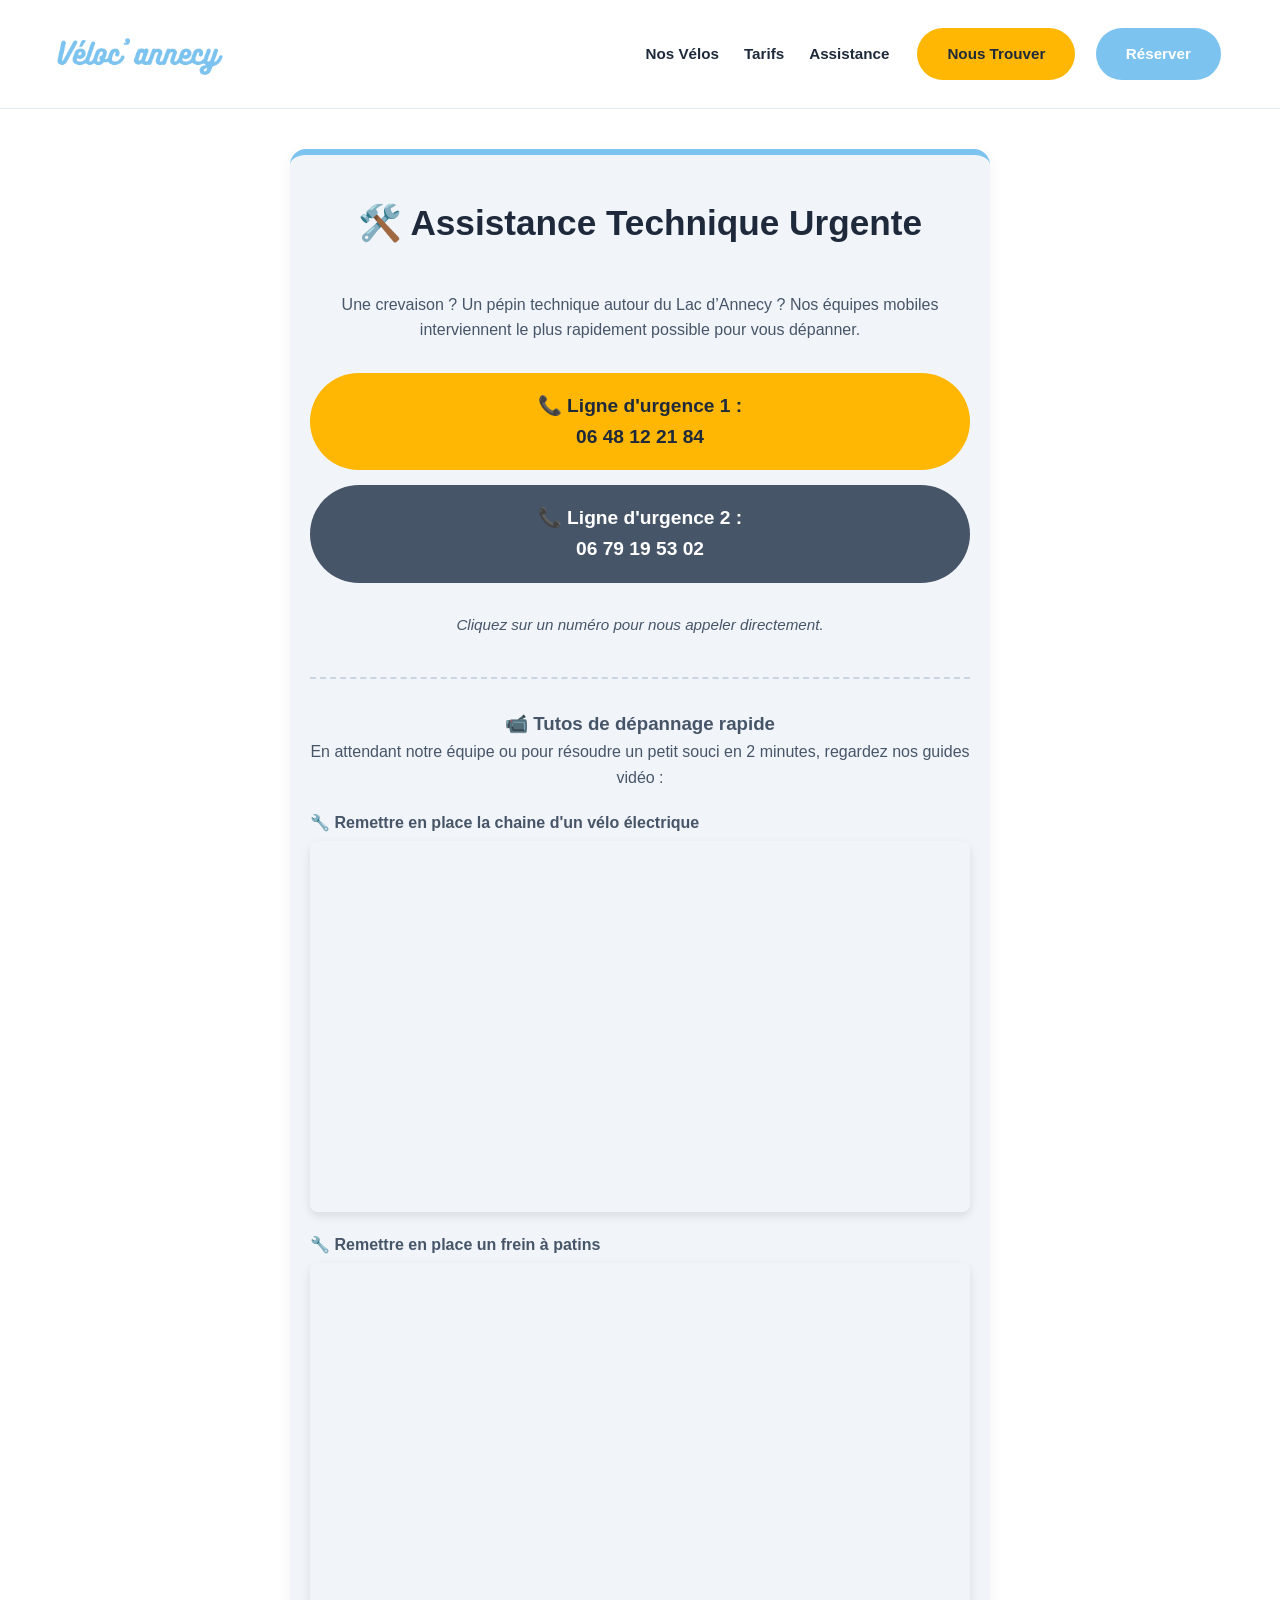
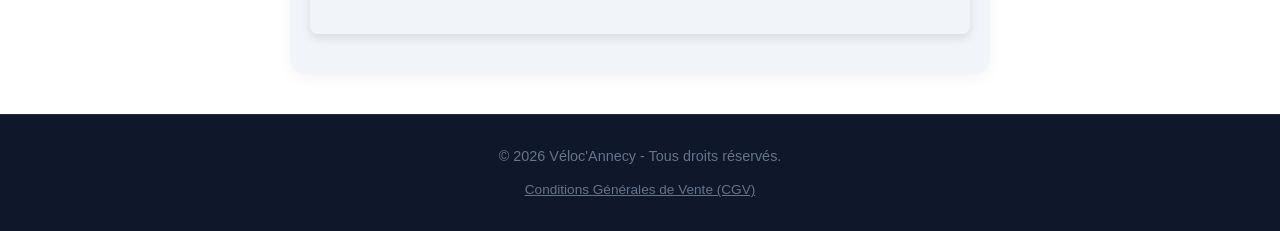
<file: assistance.html>
<!DOCTYPE html>
<html lang="fr">

<head>
    <meta charset="UTF-8">
    <meta name="viewport" content="width=device-width, initial-scale=1.0">
    <title>Assistance - Véloc'Annecy</title>
    <link rel="stylesheet" href="style.css">
    <style>
        main {
            padding: 40px 20px;
            min-height: 70vh;
            display: flex;
            align-items: center;
            justify-content: center;
        }

        .assistance-container {
            max-width: 700px;
            width: 100%;
            padding: 40px 20px;
            text-align: center;
            background: var(--light);
            border-radius: 16px;
            border-top: 6px solid var(--primary);
            box-shadow: 0 4px 15px rgba(0, 0, 0, 0.05);
        }

        .help-numbers {
            display: flex;
            flex-direction: column;
            gap: 15px;
            margin: 30px 0;
        }

        .btn-call {
            display: block;
            padding: 18px;
            border-radius: 50px;
            font-size: 1.2rem;
            font-weight: 700;
            text-decoration: none;
            transition: transform 0.2s;
        }

        .btn-call:hover {
            transform: scale(1.02);
        }

        /* --- STYLES POUR LES VIDÉOS YOUTUBE RESPONSIVES --- */
        .video-section {
            margin-top: 40px;
            border-top: 2px dashed #cbd5e1;
            padding-top: 30px;
        }

        .video-grid {
            display: flex;
            flex-direction: column;
            gap: 20px;
            margin-top: 20px;
        }

        .video-wrapper {
            position: relative;
            padding-bottom: 56.25%;
            /* Ratio 16:9 */
            height: 0;
            overflow: hidden;
            border-radius: 8px;
            box-shadow: 0 4px 10px rgba(0, 0, 0, 0.1);
        }

        .video-wrapper iframe {
            position: absolute;
            top: 0;
            left: 0;
            width: 100%;
            height: 100%;
            border: 0;
        }
    </style>
</head>

<body>
    <!-- En-tête / Navigation -->
    <header>
        <div class="container header-flex">
            <div class="logo">
                <a href="index.html"><img src="assets/logo_veloc.png" alt="Véloc'Annecy Logo" class="logo-img"></a>
            </div>

            <button class="burger-menu" id="burger-btn" aria-label="Ouvrir le menu">
                <span class="bar"></span>
                <span class="bar"></span>
                <span class="bar"></span>
            </button>

            <nav id="nav-menu">
                <a href="index.html#gamme">Nos Vélos</a>
                <a href="index.html#tarifs">Tarifs</a>
                <a href="index.html#assistance">Assistance</a>
                <div class="hero-buttons">
                    <a href="index.html#contact" class="btn-primary">Nous Trouver</a>
                    <a href="tel:+33648122184" class="btn-secondary">Réserver</a>
                </div>
            </nav>
        </div>
    </header>

    <main>
        <div class="assistance-container">
            <h2 class="section-title">🛠️ Assistance Technique Urgente</h2>
            <p>Une crevaison ? Un pépin technique autour du Lac d’Annecy ? Nos équipes mobiles interviennent le plus rapidement possible pour vous dépanner.</p>

            <div class="help-numbers">
                <a href="tel:+33648122184" class="btn-call btn-primary">📞 Ligne d'urgence 1 : <br>06 48 12 21 84</a>
                <a href="tel:+33679195302" class="btn-call btn-secondary" style="background-color: #475569; color: white;">📞 Ligne d'urgence 2 : <br>06 79 19 53 02</a>
            </div>
            <p style="font-style: italic; font-size: 0.95rem; color: var(--text);">Cliquez sur un numéro pour nous appeler directement.</p>

            <!-- --- SECTION DES VIDÉOS TUTOS --- -->
            <div class="video-section">
                <h3>📹 Tutos de dépannage rapide</h3>
                <p>En attendant notre équipe ou pour résoudre un petit souci en 2 minutes, regardez nos guides vidéo :</p>

                <div class="video-grid">
                    <!-- Vidéo 1 -->
                    <div>
                        <p style="font-weight: 600; text-align: left; margin-bottom: 5px;">🔧 Remettre en place la chaine d'un vélo électrique</p>
                        <div class="video-wrapper">
                            <iframe width="560" height="315" src="https://www.youtube.com/embed/UZ6EM_GxdXA?si=M4oEXMmwPOTVzyEm" title="YouTube video player" frameborder="0" allow="accelerometer; autoplay; clipboard-write; encrypted-media; gyroscope; picture-in-picture; web-share" referrerpolicy="strict-origin-when-cross-origin" allowfullscreen></iframe>
                        </div>
                    </div>

                    <!-- Vidéo 2 -->
                    <div>
                        <p style="font-weight: 600; text-align: left; margin-bottom: 5px;">🔧 Remettre en place un frein à patins</p>
                        <div class="video-wrapper">
                            <iframe width="560" height="315" src="https://www.youtube.com/embed/fsiJtKWfmgI?si=fQZmA8S5gK4yXfpM" title="YouTube video player" frameborder="0" allow="accelerometer; autoplay; clipboard-write; encrypted-media; gyroscope; picture-in-picture; web-share" referrerpolicy="strict-origin-when-cross-origin" allowfullscreen></iframe>
                        </div>
                    </div>
                </div>
            </div>
        </div>
    </main>

    <footer>
        <div class="container text-center">
            <p>&copy; 2026 Véloc'Annecy - Tous droits réservés.</p>
            <p style="margin-top: 10px;">
                <a href="cgv.html" style="color: #64748b; text-decoration: underline; font-size: 0.85rem;">Conditions Générales de Vente (CGV)</a>
            </p>
        </div>
    </footer>

    <script src="burger_menu.js"></script>
</body>

</html>
</file>
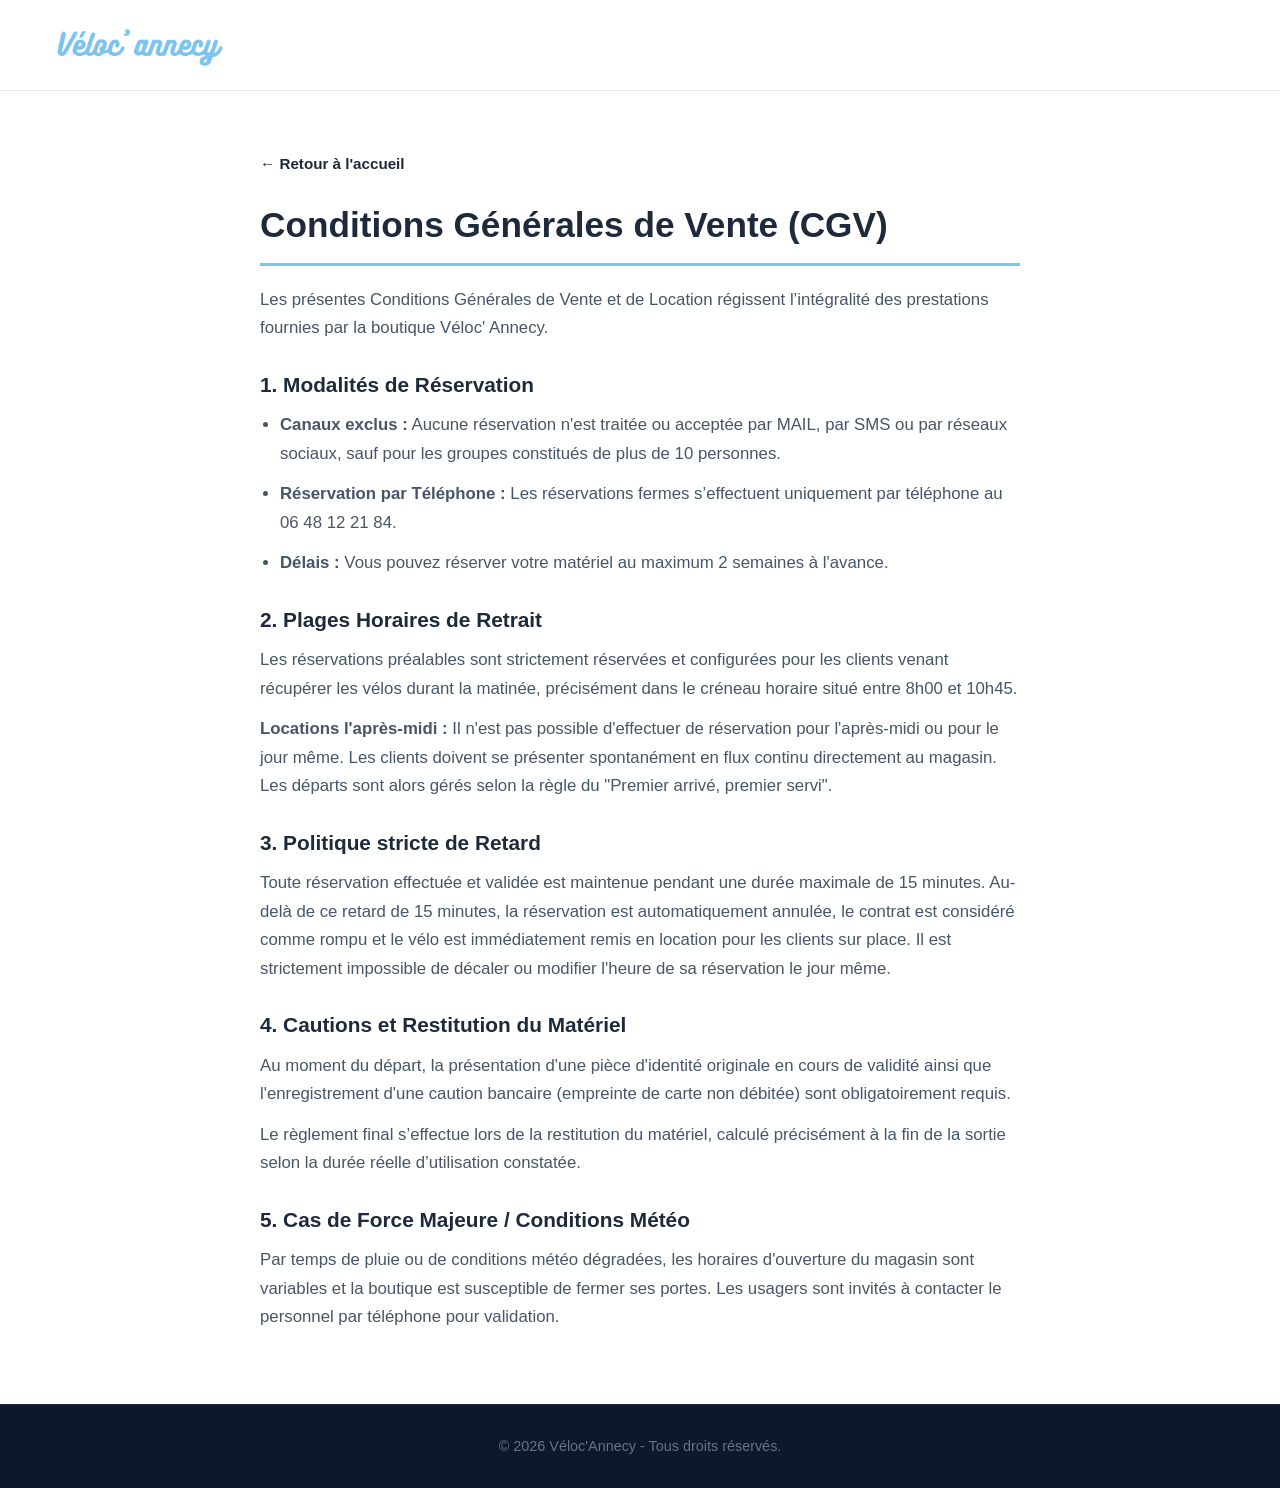
<file: cgv.html>
<!DOCTYPE html>
<html lang="fr">

<head>
    <meta charset="UTF-8">
    <meta name="viewport" content="width=device-width, initial-scale=1.0">
    <title>CGV - Véloc'Annecy</title>
    <link rel="stylesheet" href="style.css">
    <style>
        .legal-content {
            max-width: 800px;
            margin: 40px auto;
            padding: 20px;
            background: #fff;
            border-radius: 12px;
        }

        .legal-content h1 {
            color: var(--dark);
            font-size: 2.2rem;
            margin: 20px 0;
            border-bottom: 3px solid var(--primary);
            padding-bottom: 10px;
        }

        .legal-content h3 {
            color: var(--dark);
            margin-top: 25px;
            margin-bottom: 10px;
            font-size: 1.3rem;
        }

        .legal-content p,
        .legal-content li {
            color: var(--text);
            font-size: 1.05rem;
            line-height: 1.7;
            margin-bottom: 12px;
        }

        .legal-content ul {
            margin-left: 20px;
            margin-bottom: 20px;
        }

        section a {
            text-decoration: none;
            color: var(--dark);
            font-weight: 600;
            font-size: 0.95rem;
            transition: color 0.2s ease;
        }
    </style>
</head>

<body>
    <header>
        <div class="container header-flex">
            <div class="logo">
                <a href="index.html"><img src="assets/logo_veloc.png" alt="Véloc'Annecy" class="logo-img"></a>
            </div>
        </div>
    </header>

    <main class="container">
        <section class="legal-content">
            <a href="index.html">← Retour à l'accueil</a>
            <h1>Conditions Générales de Vente (CGV)</h1>
            <p>Les présentes Conditions Générales de Vente et de Location régissent l’intégralité des prestations fournies par la boutique Véloc' Annecy.</p>

            <h3>1. Modalités de Réservation</h3>
            <ul>
                <li><strong>Canaux exclus :</strong> Aucune réservation n'est traitée ou acceptée par MAIL, par SMS ou par réseaux sociaux, sauf pour les groupes constitués de plus de 10 personnes.</li>
                <li><strong>Réservation par Téléphone :</strong> Les réservations fermes s’effectuent uniquement par téléphone au 06 48 12 21 84.</li>
                <li><strong>Délais :</strong> Vous pouvez réserver votre matériel au maximum 2 semaines à l'avance.</li>
            </ul>

            <h3>2. Plages Horaires de Retrait</h3>
            <p>Les réservations préalables sont strictement réservées et configurées pour les clients venant récupérer les vélos durant la matinée, précisément dans le créneau horaire situé entre 8h00 et 10h45.</p>
            <p><strong>Locations l'après-midi :</strong> Il n'est pas possible d'effectuer de réservation pour l'après-midi ou pour le jour même. Les clients doivent se présenter spontanément en flux continu directement au magasin. Les départs sont alors gérés selon la règle du "Premier arrivé, premier servi".</p>

            <h3>3. Politique stricte de Retard</h3>
            <p>Toute réservation effectuée et validée est maintenue pendant une durée maximale de 15 minutes. Au-delà de ce retard de 15 minutes, la réservation est automatiquement annulée, le contrat est considéré comme rompu et le vélo est immédiatement remis en location pour les clients sur place. Il est strictement impossible de décaler ou modifier l'heure de sa réservation le jour même.</p>

            <h3>4. Cautions et Restitution du Matériel</h3>
            <p>Au moment du départ, la présentation d'une pièce d'identité originale en cours de validité ainsi que l'enregistrement d'une caution bancaire (empreinte de carte non débitée) sont obligatoirement requis.</p>
            <p>Le règlement final s’effectue lors de la restitution du matériel, calculé précisément à la fin de la sortie selon la durée réelle d’utilisation constatée.</p>

            <h3>5. Cas de Force Majeure / Conditions Météo</h3>
            <p>Par temps de pluie ou de conditions météo dégradées, les horaires d'ouverture du magasin sont variables et la boutique est susceptible de fermer ses portes. Les usagers sont invités à contacter le personnel par téléphone pour validation.</p>
        </section>
    </main>

    <footer>
        <div class="container text-center">
            <p>&copy; 2026 Véloc'Annecy - Tous droits réservés.</p>
        </div>
    </footer>
</body>

</html>
</file>
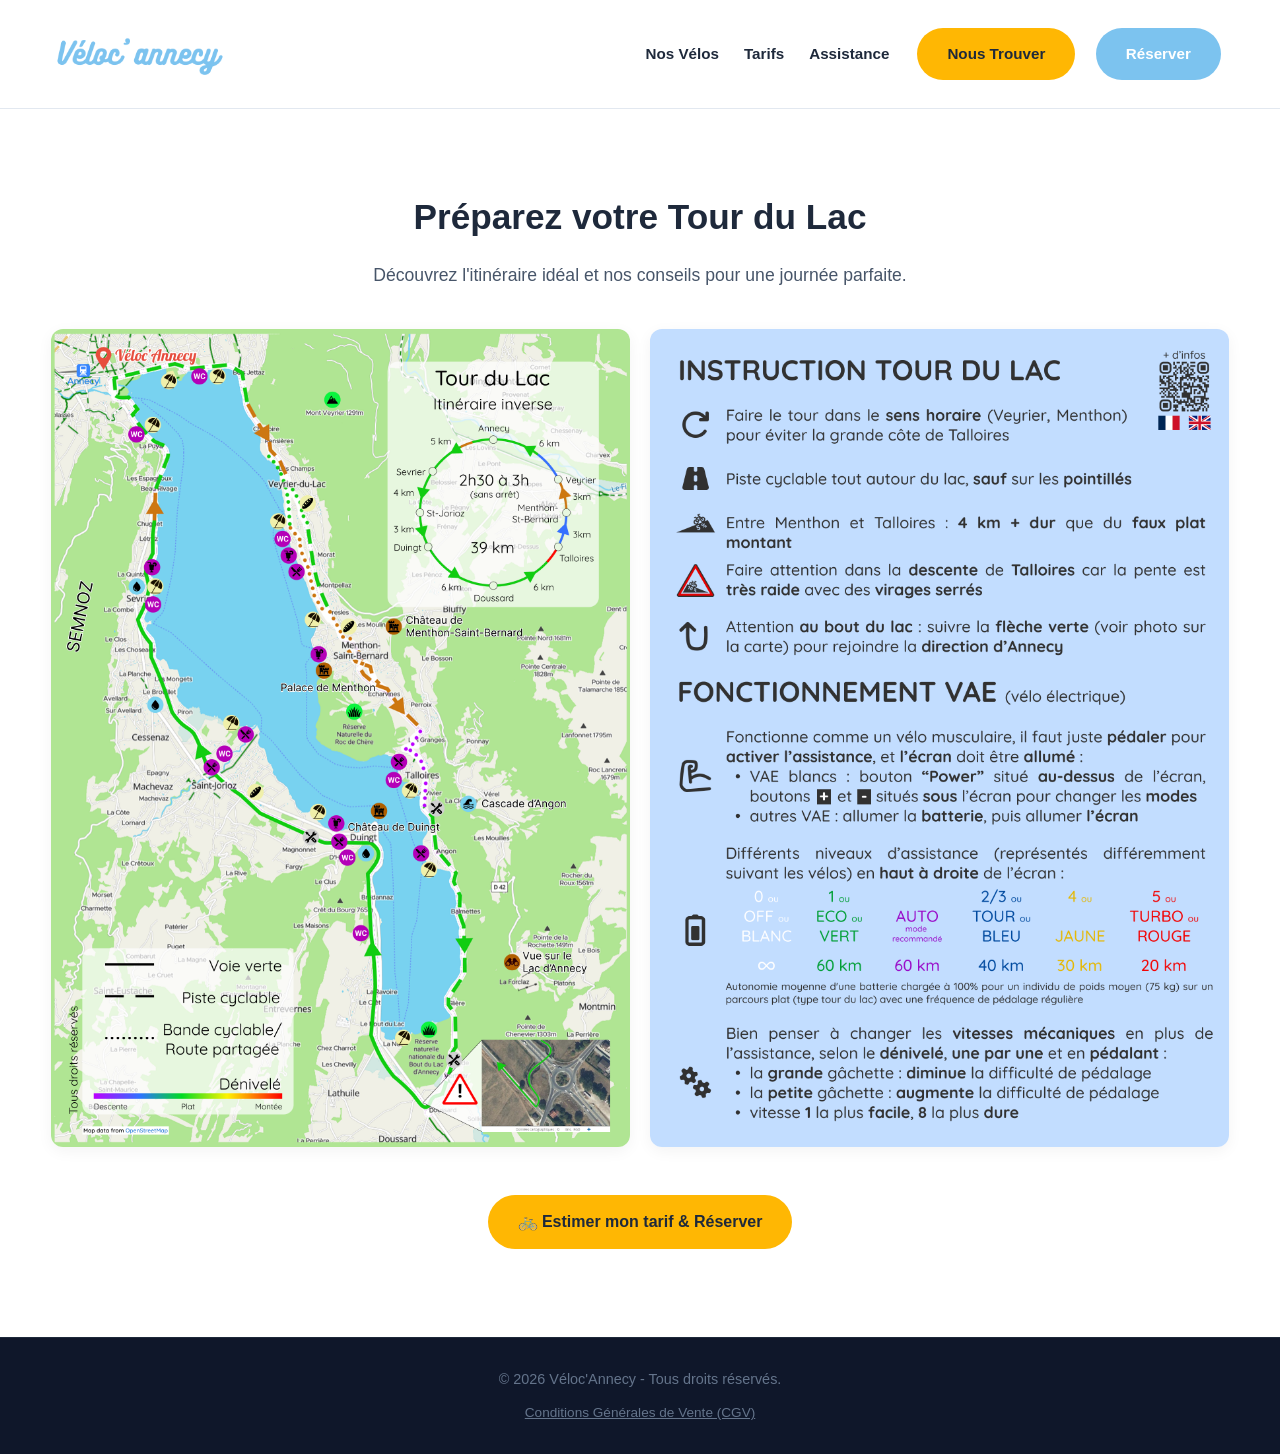
<file: tour-du-lac.html>
<!DOCTYPE html>
<html lang="fr">

<head>
    <meta charset="UTF-8">
    <meta name="viewport" content="width=device-width, initial-scale=1.0">
    <title>Le Tour du Lac - Véloc'Annecy</title>
    <link rel="stylesheet" href="style.css">
    <style>
        .gallery-grid {
            display: grid;
            grid-template-columns: 1fr 1fr;
            gap: 20px;
            margin: 30px 0;
        }

        .gallery-img {
            width: 100%;
            object-fit: cover;
            border-radius: 12px;
            box-shadow: 0 4px 15px rgba(0, 0, 0, 0.05);
        }

        /* Gestion du plein écran sur Mobile */
        @media (max-width: 768px) {
            .gallery-grid {
                grid-template-columns: 1fr;
                gap: 0px;
                /* Supprime l'espace entre les deux images */
                width: 100vw;
                position: relative;
                left: 50%;
                right: 50%;
                margin-left: -50vw;
                margin-right: -50vw;
            }

            .gallery-img {
                border-radius: 0px;
                /* Supprime l'arrondi pour coller aux bords du téléphone */
                box-shadow: none;
            }
        }
    </style>
</head>

<body>
    <!-- En-tête / Navigation -->
    <header>
        <div class="container header-flex">
            <div class="logo">
                <a href="index.html"><img src="assets/logo_veloc.png" alt="Véloc'Annecy Logo" class="logo-img"></a>
            </div>

            <button class="burger-menu" id="burger-btn" aria-label="Ouvrir le menu">
                <span class="bar"></span>
                <span class="bar"></span>
                <span class="bar"></span>
            </button>

            <nav id="nav-menu">
                <a href="index.html#gamme">Nos Vélos</a>
                <a href="index.html#tarifs">Tarifs</a>
                <a href="index.html#assistance">Assistance</a>
                <div class="hero-buttons">
                    <a href="index.html#contact" class="btn-primary">Nous Trouver</a>
                    <a href="tel:+33648122184" class="btn-secondary">Réserver</a>
                </div>
            </nav>
        </div>
    </header>

    <main class="container section-padding">
        <h2 class="section-title">Préparez votre Tour du Lac</h2>
        <p class="section-subtitle">Découvrez l'itinéraire idéal et nos conseils pour une journée parfaite.</p>

        <!-- Grille d'images contenant la première photo et la photo supplémentaire -->
        <div class="gallery-grid">
            <img src="assets/carte.png" alt="Tour du lac d'Annecy - Vue principale" class="gallery-img">
            <img src="assets/explications.png" alt="Tour du lac d'Annecy - Vue supplémentaire" class="gallery-img">
        </div>

        <div class="hero-buttons" style="margin-top: 40px;text-align: center">
            <a href="index.html#tarifs" class="btn-primary">🚲 Estimer mon tarif & Réserver</a>
        </div>
    </main>

    <footer>
        <div class="container text-center">
            <p>&copy; 2026 Véloc'Annecy - Tous droits réservés.</p>
            <p style="margin-top: 10px;">
                <a href="cgv.html" style="color: #64748b; text-decoration: underline; font-size: 0.85rem;">Conditions Générales de Vente (CGV)</a>
            </p>
        </div>
    </footer>

    <script src="burger_menu.js"></script>
</body>

</html>
</file>
<file: style.css>
/* Charte Graphique officielle - Véloc'Annecy */
:root {
    --primary: #7cc3ef;
    /* Bleu Cyan / Lagon emblématique du site */
    --primary-hover: #0082b4;
    /* Bleu foncé pour les survols */
    --secondary: #ffb703;
    /* Jaune/Orange vif pour attirer l'œil (Boutons) */
    --dark: #1e293b;
    /* Gris très foncé / Ardoise pour les textes importants */
    --light: #f1f5f9;
    /* Gris très clair pour les fonds de section */
    --text: #475569;
    /* Couleur du texte de lecture */
    --white: #ffffff;
    --alert: #ef4444;
    /* Rouge pour les alertes/retards */
}

* {
    box-shadow: none;
    box-sizing: border-box;
    margin: 0;
    padding: 0;
    font-family: 'Helvetica Neue', Arial, sans-serif;
    scroll-behavior: smooth;
    scroll-margin-top: 80px;
}

body {
    color: var(--text);
    line-height: 1.6;
    background-color: var(--white);
}

.container {
    width: 92%;
    max-width: 1200px;
    margin: 0 auto;
}

/* Bandeau Alerte Info */
.alert-banner {
    z-index: 100;
    height: 50px;
    position: sticky;
    top: 0;
    background-color: #fef2f2;
    color: #991b1b;
    padding: 12px;
    text-align: center;
    font-size: 0.9rem;
    font-weight: 600;
    border-bottom: 2px solid #fee2e2;
}

/* En-tête / Navigation */
header {
    background: var(--white);
    border-bottom: 1px solid #e2e8f0;
    position: sticky;
    top: 0px;
    z-index: 100;
    padding: 20px 0;
}

header.with-banner{
    top: 50px;
}

.header-flex {
    display: flex;
    justify-content: space-between;
    align-items: center;
}

/* --- MENU BURGER & RESPONSIVE --- */

/* Masqué par défaut sur ordinateur */
.burger-menu {
    display: none;
    flex-direction: column;
    justify-content: space-between;
    width: 30px;
    height: 21px;
    background: transparent;
    border: none;
    cursor: pointer;
    z-index: 120;
    padding: 0;
}

.burger-menu .bar {
    width: 100%;
    height: 3px;
    background-color: var(--dark);
    border-radius: 5px;
    transition: all 0.3s ease;
}

#nav-menu {
    display: flex;
    align-items: center;
}

nav .hero-buttons {
    margin-left: 20px;
}

/* Styles sur Smartphone / Tablette */
@media (max-width: 768px) {
    .header-flex {
        display: flex;
        flex-direction: row !important;
        /* Force l'alignement en ligne Logo + Burger */
        justify-content: space-between;
        align-items: center;
    }

    .burger-menu {
        display: flex;
        /* Affiche le burger sur mobile */
    }

    /* Le menu de navigation se transforme en panneau déroulant */
    nav {
        position: absolute;
        top: 100%;
        /* S'ouvre juste en dessous du header */
        left: 0;
        width: 100%;
        background-color: var(--white);
        border-bottom: 2px solid #e2e8f0;
        display: flex;
        flex-direction: column;
        align-items: center;
        padding: 0;
        max-height: 0;
        /* Masqué par défaut */
        overflow: hidden;
        transition: max-height 0.4s ease, padding 0.4s ease;
        box-shadow: 0 4px 10px rgba(0, 0, 0, 0.05);
    }

    /* Classe activée par le JavaScript pour ouvrir le menu */
    nav.active {
        max-height: 320px;
        /* Hauteur maximale du menu déplié */
        padding: 20px 0;
    }

    nav a {
        margin: 12px 0 !important;
        /* Espacement vertical des liens */
        font-size: 1.1rem;
        width: 80%;
        text-align: center;
    }

    nav a.btn-nav {
        display: inline-block;
        width: auto;
        padding: 10px 30px;
    }

    nav .hero-buttons {
        text-align: center;
        margin: 0;
    }

    nav .hero-buttons a {
        padding: 10px 10px;
    }

    /* Animation du Burger pour former une croix (X) quand il est ouvert */
    .burger-menu.open .bar:nth-child(1) {
        transform: translateY(9px) rotate(45deg);
        background-color: var(--primary);
    }

    .burger-menu.open .bar:nth-child(2) {
        opacity: 0;
    }

    .burger-menu.open .bar:nth-child(3) {
        transform: translateY(-9px) rotate(-45deg);
        background-color: var(--primary);
    }

    .hero h2 {
        font-size: 2rem;
    }

    .hero p {
        font-size: 1.1rem;
    }

    .grid-two-columns {
        grid-template-columns: 1fr;
        gap: 30px;
    }

    .section-padding {
        padding: 50px 0;
    }
}

.logo h1 {
    font-size: 1.6rem;
    font-weight: 800;
    color: var(--dark);
    letter-spacing: -0.5px;
}

.logo h1 span {
    color: var(--primary);
}

nav a {
    text-decoration: none;
    color: var(--dark);
    margin-left: 25px;
    font-weight: 600;
    font-size: 0.95rem;
    transition: color 0.2s ease;
}



nav a.btn-nav {
    background: var(--primary);
    color: var(--white);
    padding: 10px 20px;
    border-radius: 50px;
    /* Bouton arrondi moderne */
    transition: background 0.2s ease;
}

nav a.btn-nav:hover {
    background: var(--primary-hover);
    color: var(--white);
}

/* Section Héro (Accueil) */
/* Ajustement pour le logo dans le header */
.logo-img {
    height: 50px;
    /* Hauteur idéale pour ne pas déformer le menu */
    width: auto;
    display: block;
}

/* Section Héro - Mise en arrière-plan de la photo de votre boutique */
.hero {
    /* Remplacement de l'image de stock par magasin.png avec un voile sombre pour que le texte reste bien lisible */
    background: linear-gradient(rgba(30, 41, 59, 0.65), rgba(30, 41, 59, 0.75)), url('assets/magasin.png') no-repeat center center/cover;
    color: var(--white);
    padding: 100px 0;
    text-align: center;
}

.hero h2 {
    font-size: 3rem;
    font-weight: 800;
    margin-bottom: 20px;
    text-shadow: 0 2px 4px rgba(0, 0, 0, 0.2);
}

.hero p {
    font-size: 1.3rem;
    margin-bottom: 35px;
    max-width: 750px;
    margin-left: auto;
    margin-right: auto;
    text-shadow: 0 1px 2px rgba(0, 0, 0, 0.2);
    margin-bottom: 20px;
}

.hero .hero-buttons{
    margin-top: 50px;
}

.hero-buttons a {
    display: inline-block;
    padding: 14px 30px;
    border-radius: 50px;
    text-decoration: none;
    font-weight: 700;
    margin: 8px;
    transition: transform 0.2s, background 0.2s;
}

.hero-buttons a:hover {
    transform: translateY(-2px);
}

.btn-primary {
    background: var(--secondary);
    color: var(--dark);
}

.btn-primary:hover {
    background: #f4a261;
}

.btn-secondary {
    background: var(--primary);
    color: var(--white);
}

.btn-secondary:hover {
    background: var(--primary-hover);
}

/* Structure Sections */
.section-padding {
    padding: 80px 0;
}

.bg-light {
    background: var(--light);
}

.bg-dark {
    background: var(--dark);
    color: var(--white);
}

.text-center {
    text-align: center;
}

.section-title {
    text-align: center;
    font-size: 2.2rem;
    font-weight: 800;
    margin-bottom: 40px;
    color: var(--dark);
}

.bg-dark .section-title {
    color: var(--white);
}

.section-title-left {
    font-size: 2.2rem;
    font-weight: 800;
    margin-bottom: 20px;
    color: var(--dark);
}

.section-subtitle {
    text-align: center;
    margin-top: -25px;
    margin-bottom: 40px;
    font-size: 1.1rem;
    color: var(--text);
}

/* Cartes des Vélos */
.grid-velos {
    display: grid;
    grid-template-columns: repeat(auto-fit, minmax(260px, 1fr));
    gap: 30px;
}

.card-velo {
    background: var(--white);
    padding: 30px;
    border-radius: 12px;
    box-shadow: 0 4px 20px rgba(0, 0, 0, 0.05);
    border-top: 5px solid var(--primary);
    transition: transform 0.3s ease;
}

/* Conteneur de l'image du vélo */
.velo-img-container {
    width: 100%;
    height: 180px;
    display: flex;
    align-items: center;
    justify-content: center;
    margin-bottom: 15px;
    background-color: #ffffff;
    border-radius: 8px;
    overflow: hidden;
}

/* Style de l'image elle-même */
.velo-img {
    max-width: 100%;
    max-height: 100%;
    object-fit: contain;
    /* Évite de déformer ou de couper le vélo */
}

/* Style temporaire pour les vélos sans photo */
.placeholder-img {
    background-color: var(--light);
    font-size: 3rem;
}

.card-velo:hover {
    transform: translateY(-5px);
}

.card-velo h3 {
    margin-bottom: 12px;
    color: var(--dark);
    font-size: 1.3rem;
}

.velo-desc {
    font-size: 0.95rem;
    color: var(--text);
    margin-bottom: 20px;
}

.velo-warning {
    font-size: 0.65rem;
    color: var(--alert);
    margin-bottom: 20px;
    font-style: italic;
}

.tag {
    font-size: 0.8rem;
    background: #e0f2fe;
    color: #0369a1;
    padding: 5px 12px;
    border-radius: 50px;
    font-weight: 700;
}

/* Tableau de prix moderne */
.table-container {
    overflow-x: auto;
    margin-bottom: 40px;
    box-shadow: 0 4px 20px rgba(0, 0, 0, 0.03);
    border-radius: 12px;
}

table {
    width: 100%;
    border-collapse: collapse;
    background: var(--white);
    overflow: hidden;
}

th,
td {
    padding: 18px;
    text-align: left;
}

th {
    background: var(--primary);
    color: var(--white);
    font-weight: 700;
    font-size: 1rem;
}

td {
    border-bottom: 1px solid #e2e8f0;
    color: var(--dark);
}

tr:last-child td {
    border-bottom: none;
}

tr:hover td {
    background-color: #f8fafc;
}

.price-info {
    margin-bottom: 40px;
}

.price-info p {
    font-style: italic;
    font-size: 14px;
}


/* Zone de sélection du vélo */
.simulator-select-container {
    margin-bottom: 25px;
    display: flex;
    align-items: center;
    gap: 15px;
    flex-wrap: wrap;
}

.simulator-select-container label {
    color: var(--dark);
    font-size: 1.05rem;
}

.bike-dropdown {
    padding: 10px 20px;
    font-size: 1rem;
    font-weight: 600;
    color: var(--dark);
    border: 2px solid var(--primary);
    border-radius: 50px;
    background-color: var(--white);
    cursor: pointer;
    outline: none;
    transition: border-color 0.2s;
}

.bike-dropdown:focus {
    border-color: var(--primary-hover);
}

/* Centre le résultat du vélo choisi */
.sim-single-result {
    max-width: 350px;
    margin: 0 auto;
}

/* Ajustements pour le design existant du slider */
.slider-wrapper {
    position: relative;
    width: 100%;
    height: 40px;
    margin-top: 10px;
}

.slider-track {
    position: absolute;
    width: 100%;
    height: 8px;
    background: #e2e8f0;
    border-radius: 4px;
    top: 50%;
    transform: translateY(-50%);
    z-index: 1;
}

.slider-wrapper input[type="range"] {
    position: absolute;
    width: 100%;
    height: 8px;
    -webkit-appearance: none;
    appearance: none;
    background: none;
    pointer-events: none;
    top: 50%;
    transform: translateY(-50%);
    z-index: 2;
}

.slider-wrapper input[type="range"]::-webkit-slider-thumb {
    -webkit-appearance: none;
    height: 24px;
    width: 24px;
    border-radius: 50%;
    background: var(--primary);
    border: 3px solid var(--white);
    box-shadow: 0 2px 6px rgba(0, 0, 0, 0.2);
    cursor: pointer;
    pointer-events: auto;
}

.slider-wrapper input[type="range"]::-moz-range-thumb {
    height: 24px;
    width: 24px;
    border: 3px solid var(--white);
    border-radius: 50%;
    background: var(--primary);
    box-shadow: 0 2px 6px rgba(0, 0, 0, 0.2);
    cursor: pointer;
    pointer-events: auto;
}

#slider-end::-webkit-slider-thumb {
    background: var(--dark);
}

#slider-end::-moz-range-thumb {
    background: var(--dark);
}

.hours-display {
    display: flex;
    justify-content: space-between;
    align-items: center;
    margin: 20px 0 30px 0;
    font-weight: 700;
    color: var(--dark);
    font-size: 1.1rem;
}

.duration-badge {
    background: #e0f2fe;
    color: #0369a1;
    padding: 4px 14px;
    border-radius: 50px;
    font-size: 0.9rem;
}

.sim-error-msg {
    background-color: #fef2f2;
    color: #b91c1c;
    padding: 10px;
    border-radius: 6px;
    text-align: center;
    margin-bottom: 20px;
    font-weight: 600;
    font-size: 0.9rem;
}

.sim-card {
    background: var(--light);
    padding: 25px;
    border-radius: 12px;
    text-align: center;
    border: 2px solid transparent;
}

.sim-card h4 {
    font-size: 1.1rem;
    color: var(--dark);
    margin-bottom: 8px;
    font-weight: 700;
}

.sim-price {
    font-size: 2.2rem;
    font-weight: 800;
    margin-bottom: 10px;
}

.sim-card.highlighted {
    background: #f0fdf4;
    border-color: var(--primary);
}

.sim-card.highlighted .sim-price {
    color: var(--primary);
}

@media (max-width: 600px) {
    .hours-display {
        flex-direction: column;
        gap: 10px;
    }

    .simulator-select-container {
        justify-content: center;
        text-align: center;
    }
}

#info-resa {
    scroll-margin-top: 120px;
}

/* Bloc de Règles strictes */
.regles-box {
    background: #fff5f5;
    border-left: 5px solid var(--alert);
    padding: 25px;
    border-radius: 8px;
    margin-top: 30px;
}

.regles-box h3 {
    color: #991b1b;
    margin-bottom: 12px;
    font-weight: 700;
}

.regles-box ul {
    margin-left: 20px;
    color: #7f1d1d;
}

.regles-box li {
    margin-bottom: 8px;
}

/* Blocs d'alignement (Assistance / Fonctionnement) */
.grid-two-columns {
    display: grid;
    grid-template-columns: repeat(auto-fit, minmax(320px, 1fr));
    gap: 50px;
    align-items: center;
}

.expl-list {
    list-style: none;
    counter-reset: item;
}

.expl-list li {
    position: relative;
    margin-bottom: 20px;
    padding-left: 50px;
    font-size: 1.1rem;
    color: var(--dark);
    font-weight: 600;
}

.expl-list li::before {
    content: counter(item);
    counter-increment: item;
    position: absolute;
    left: 0;
    top: -2px;
    background: var(--primary);
    color: var(--white);
    width: 32px;
    height: 32px;
    border-radius: 50%;
    text-align: center;
    line-height: 32px;
    font-size: 0.9rem;
}

.assistance-box {
    background: var(--light);
    padding: 35px;
    border-radius: 12px;
    border: 1px solid #e2e8f0;
}

.assistance-box h3 {
    margin-bottom: 15px;
    color: var(--dark);
    font-weight: 700;
}

.assistance-box p {
    margin-bottom: 20px;
    font-size: 0.95rem;
}

/* Contact, Horaires & Pied de page */
.contact-info h2 {
    font-size: 2rem;
    margin-bottom: 20px;
}

.contact-info a {
    color: var(--primary);
    text-decoration: none;
    font-weight: 700;
}

.contact-info ul {
    list-style: none;
    margin: 20px 0;
}

.contact-info li {
    margin-bottom: 8px;
    font-size: 1.05rem;
}

.footer-info {
    margin: 20px 0;
}

.footer-info p {
    margin-left: 30px;
}

.avis-meteo {
    font-size: 0.85rem;
    color: #94a3b8;
    font-style: italic;
    margin-top: 10px;
}

footer {
    background: #0f172a;
    color: #64748b;
    padding: 30px 0;
    font-size: 0.9rem;
    border-top: 1px solid #1e293b;
}

/* --- OPTIMISATION TABLEAU SUR MOBILE --- */

/* Le message d'aide : visible UNIQUEMENT sur mobile, masqué sur ordinateur */
.mobile-scroll-help {
    display: none;
    /* Masqué par défaut sur ordinateur */
    background-color: #e0f2fe;
    /* Petit fond bleu clair discret */
    color: #0369a1;
    font-size: 0.85rem;
    font-weight: 700;
    text-align: center;
    padding: 8px;
    border-radius: 8px;
    margin-bottom: 10px;
    animation: pulseScroll 2s infinite;
}

.table-container {
    width: 100%;
    overflow-x: auto;
    -webkit-overflow-scrolling: touch;
    margin-bottom: 40px;
    border-radius: 12px;
    box-shadow: 0 4px 20px rgba(0, 0, 0, 0.03);
    border: 1px solid #e2e8f0;
}

table {
    width: 100%;
    border-collapse: collapse;
    min-width: 580px;
    /* Conserve une largeur minimale pour forcer le dépassement visuel propre */
}

th,
td {
    padding: 16px 14px;
    text-align: left;
    white-space: nowrap;
    /* Empêche le texte de se couper */
}

/* Règle pour les écrans de smartphones */
@media (max-width: 768px) {
    .mobile-scroll-help {
        display: block;
        /* On affiche le message d'aide uniquement sur smartphone */
    }
}

@media (min-width: 769px) {
    table {
        min-width: 100%;
        /* Reprend toute la largeur sur écran d'ordinateur */
    }
}

/* Animation de pulsation douce */
@keyframes pulseScroll {
    0% {
        transform: scale(1);
        opacity: 0.9;
    }

    50% {
        transform: scale(1.02);
        opacity: 1;
    }

    100% {
        transform: scale(1);
        opacity: 0.9;
    }
}

/* Styles spécifiques pour le simulateur longue durée */
.long-duration-box {
    margin-top: 30px;
    border-top: 4px solid var(--primary);
    /* Petite distinction visuelle */
}

.date-picker-grid {
    display: grid;
    grid-template-columns: 1fr 1fr;
    gap: 20px;
    margin: 20px 0;
}

.date-input-group {
    display: flex;
    flex-direction: column;
    gap: 8px;
}

.date-input-group label {
    font-weight: 700;
    color: var(--dark);
    font-size: 0.95rem;
}

.date-input-group input[type="datetime-local"] {
    padding: 12px;
    border: 2px solid #e2e8f0;
    border-radius: 8px;
    font-family: inherit;
    font-size: 1rem;
    color: var(--dark);
    outline: none;
    background-color: var(--white);
}

.date-input-group input[type="datetime-local"]:focus {
    border-color: var(--primary);
}

.long-duration-badge {
    background: #fef3c7 !important;
    /* Couleur ambre/jaune pour différencier du premier */
    color: #92400e !important;
    margin: 0 auto;
}

@media (max-width: 600px) {
    .date-picker-grid {
        grid-template-columns: 1fr;
        /* Passage en une colonne sur mobile */
    }
}

/* --- ACCORDÉONS POUR LES SIMULATEURS --- */
.simulator-wrapper-accordion {
    width: 100%;
    border: 2px solid var(--primary);
    border-radius: 12px;
    background-color: var(--white);
    overflow: hidden;
    box-shadow: 0 4px 15px rgba(0, 0, 0, 0.02);
}

/* Style des gros boutons bandeaux */
.toggle-sim-btn {
    width: 100%;
    padding: 18px 24px;
    background-color: var(--light);
    color: var(--dark);
    border: none;
    font-size: 1.15rem;
    font-weight: 700;
    text-align: left;
    display: flex;
    justify-content: space-between;
    align-items: center;
    cursor: pointer;
    transition: background-color 0.2s, color 0.2s;
}

.toggle-sim-btn:hover {
    background-color: #e2e8f0;
    color: var(--primary-hover);
}

/* Petite flèche animée */
.toggle-sim-btn .arrow {
    font-size: 0.9rem;
    transition: transform 0.3s ease;
}

/* Rotation de la flèche quand ouvert */
.toggle-sim-btn.active .arrow {
    transform: rotate(180deg);
}

/* Ajustement pour que la boîte intérieure n'ait plus de bordure ni d'ombre propre */
.simulator-wrapper-accordion .simulator-box {
    border: none !important;
    box-shadow: none !important;
    border-top: 1px solid #e2e8f0;
    padding: 25px;
}

.lac-content h3 {
    margin-bottom: 20px;
}

.tour-lac-media img {
    object-fit: cover;
    width: 100%;
    height: 250px;
    border-radius: 12px;
}

@media (max-width: 768px) {
    .tour-lac-media {
        width: 100vw;
        position: relative;
        left: 50%;
        right: 50%;
        margin-left: -50vw;
        margin-right: -50vw;
    }

    .tour-lac-media img {
        border-radius: 0px !important;
        /* Supprime l'arrondi pour un effet plein écran propre */
        height: 300px;
        /* Un peu plus haut sur mobile pour l'immersion */
    }
}

/* --- POPUP AVEC ADAPTATION PHOTOS PORTRAIT --- */
.popup-overlay {
    position: fixed;
    top: 0;
    left: 0;
    width: 100%;
    height: 100%;
    background: rgba(0, 0, 0, 0.7);
    backdrop-filter: blur(4px);
    display: flex;
    justify-content: center;
    align-items: center;
    z-index: 9999;
    opacity: 0;
    pointer-events: none;
    transition: opacity 0.3s ease;
}

.popup-overlay.show {
    opacity: 1;
    pointer-events: auto;
}

.popup-content {
    background: #fff;
    width: 90%;
    max-width: 650px; /* Élargi pour accueillir le format côte-à-côte */
    border-radius: 16px;
    overflow: hidden;
    position: relative;
    box-shadow: 0 20px 40px rgba(0,0,0,0.3);
}

.popup-carousel {
    position: relative;
    width: 100%;
}

.popup-slide {
    display: none;
}

.popup-slide.active {
    display: block;
    animation: fadeIn 0.4s ease;
}

.popup-content {
    background: #fff;
    width: 90%;
    max-width: 750px; /* Élargi un peu pour donner plus d'espace aux deux formats */
    border-radius: 16px;
    overflow: hidden;
    position: relative;
    box-shadow: 0 20px 40px rgba(0,0,0,0.3);
}

.popup-flex-container {
    display: flex;
    flex-direction: row;
    height: 480px; /* Hauteur fixe confortable pour vos visuels verticaux */
}

.popup-image-container {
    flex: 1; 
    height: 100%;
    /* Fond sombre (gris foncé/noir) pour entourer proprement l'image si elle est plus étroite que le cadre */
    background-color: #1e293b; 
    display: flex;
    align-items: center;
    justify-content: center;
}

.popup-image-container img {
    width: 100%;
    height: 100%;
    /* MAGIE ICI : L'image s'adapte parfaitement à la hauteur sans JAMAIS être rognée */
    object-fit: contain; 
}

.popup-text {
    flex: 1.2; /* Donne un peu plus de place au texte pour équilibrer */
    padding: 40px 30px;
    display: flex;
    flex-direction: column;
    justify-content: center;
    align-items: center;
    text-align: center;
    background: #fff;
}

.popup-text h3 {
    margin-top: 0;
    margin-bottom: 12px;
    color: #1e293b;
}

.popup-text p {
    font-size: 0.95rem;
    color: #64748b;
    margin-bottom: 25px;
    line-height: 1.6;
}

/* Navigation & Boutons */
.popup-close {
    position: absolute;
    top: 15px;
    right: 15px;
    background: rgba(30, 41, 59, 0.6);
    color: #fff;
    border: none;
    border-radius: 50%;
    width: 32px;
    height: 32px;
    font-size: 20px;
    cursor: pointer;
    z-index: 10;
    display: flex;
    align-items: center;
    justify-content: center;
}

.carousel-nav {
    position: absolute;
    top: 50%;
    transform: translateY(-50%);
    background: rgba(255,255,255,0.9);
    border: none;
    width: 40px;
    height: 40px;
    border-radius: 50%;
    font-size: 18px;
    cursor: pointer;
    box-shadow: 0 4px 10px rgba(0,0,0,0.1);
    z-index: 10;
    display: flex;
    align-items: center;
    justify-content: center;
}
.carousel-nav.prev { left: 15px; }
/* On décale la flèche droite pour qu'elle reste visible sur l'image si besoin, 
   ou sur le texte. Ici, placée aux extrémités de la popup globale */
.carousel-nav.next { right: 15px; }

@keyframes fadeIn {
    from { opacity: 0; } to { opacity: 1; }
}

/* --- VERSION MOBILE : SANS AUCUN ROGNAGE (IMAGE ENTIÈRE) --- */
@media (max-width: 600px) {
    .popup-content {
        width: 100vw;
        max-width: 100vw;
        height: calc(100vh - 60px);
        max-height: calc(100vh - 60px);
        border-radius: 20px 20px 0 0;
        position: fixed;
        bottom: 0;
        left: 0;
        margin: 0;
        
        /* MAGIE ICI : On permet à toute la popup de défiler si le contenu est plus grand que l'écran */
        overflow-y: auto; 
        background: #fff;
    }

    .popup-flex-container {
        flex-direction: column;
        height: auto; /* On laisse la hauteur devenir naturelle */
    }

    .popup-image-container {
        flex: none;
        width: 100%;
        height: auto; /* La hauteur s'adapte automatiquement à la photo */
        background: #000; /* Fond noir si l'image a des proportions légèrement différentes */
    }

    .popup-image-container img {
        width: 100%;
        height: auto; /* L'image s'affiche à 100% de sa hauteur réelle */
        object-fit: contain; /* GARANTIT que l'image est vue ENTIÈREMENT sans aucun zoom ni rognage */
        display: block;
    }

    .popup-text {
        flex: none;
        padding: 30px 20px; /* Bel espace pour respirer sous la grande photo */
        background: #fff;
    }
    
    .popup-text h3 {
        font-size: 1.4rem;
        margin-bottom: 10px;
    }

    .popup-text p {
        font-size: 0.95rem;
        margin-bottom: 25px;
        line-height: 1.5;
    }

    /* Positionnement des flèches au milieu de l'écran (sur l'image) */
    .carousel-nav {
        position: fixed; /* Reste en place au milieu de l'écran pour un accès facile */
        top: 35vh; 
        width: 40px;
        height: 40px;
        background: rgba(255, 255, 255, 0.85);
        box-shadow: 0 4px 10px rgba(0,0,0,0.2);
    }
    .carousel-nav.prev { left: 15px; }
    .carousel-nav.next { right: 15px; }
    
    /* Bouton fermer qui reste visible en haut à droite */
    .popup-close {
        position: fixed;
        top: 75px; /* Aligné juste en dessous de la coupure des 60px du haut */
        right: 15px;
        background: rgba(0, 0, 0, 0.6);
        box-shadow: 0 2px 8px rgba(0,0,0,0.2);
    }
}
</file>
